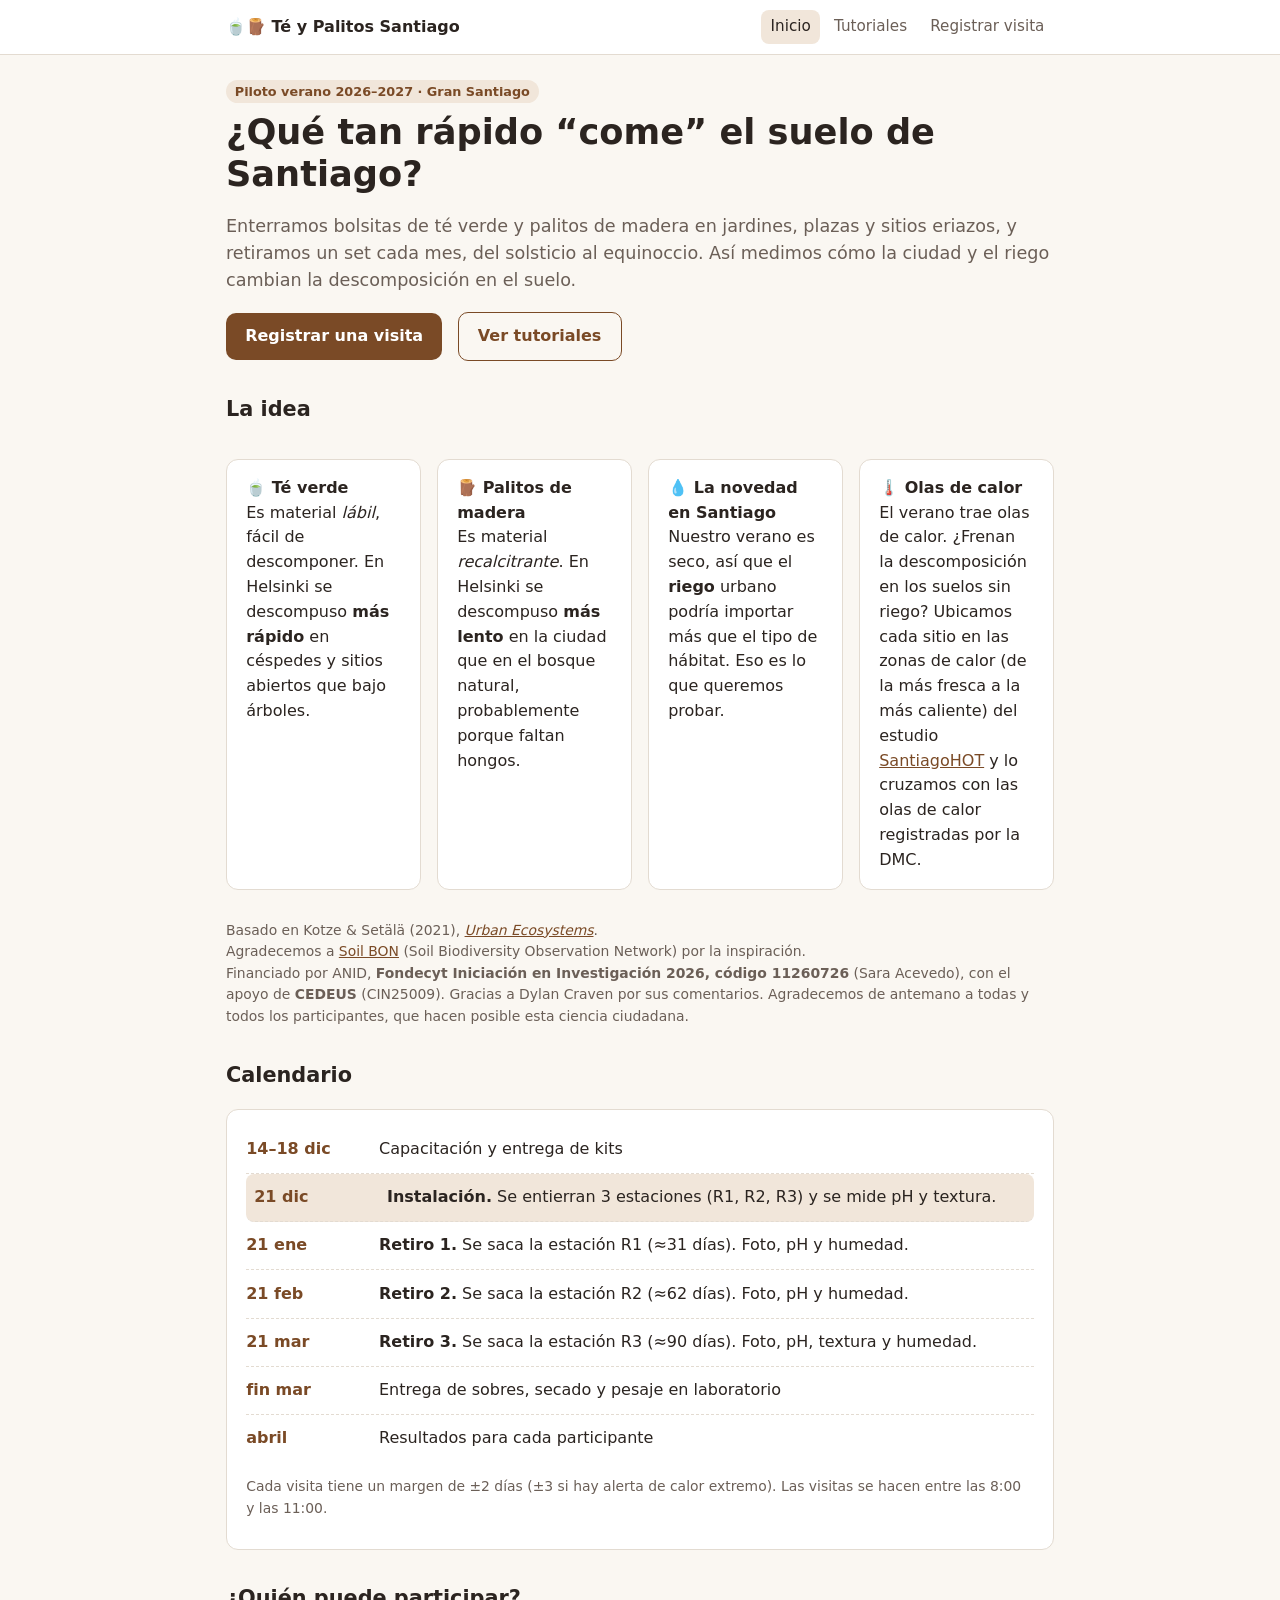
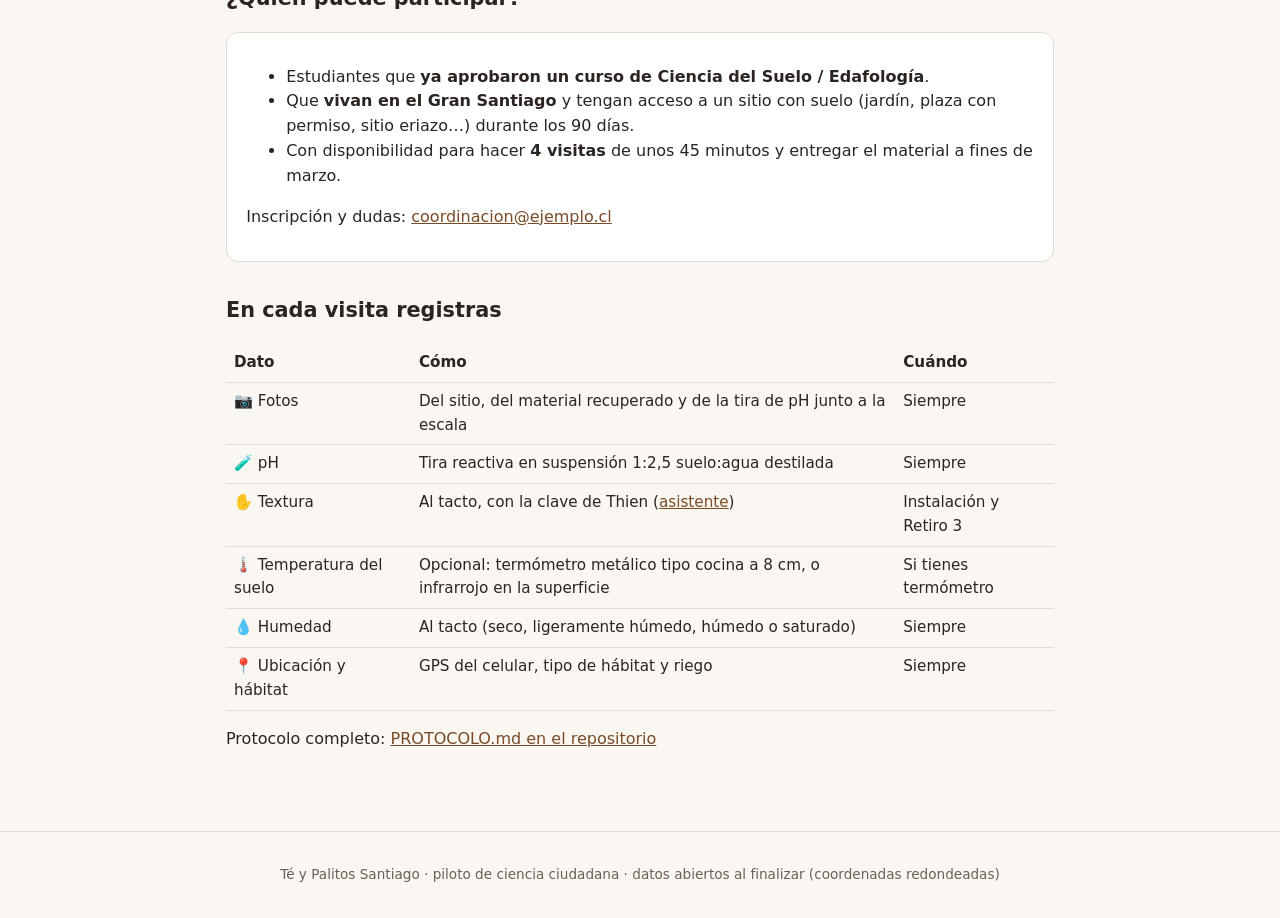
<file: docs/index.html>
<!doctype html>
<html lang="es">
<head>
  <meta charset="utf-8">
  <meta name="viewport" content="width=device-width, initial-scale=1">
  <title>Té y Palitos Santiago</title>
  <meta name="description" content="Piloto de ciencia ciudadana sobre descomposición en suelos urbanos de Santiago, 21 dic – 21 mar.">
  <link rel="stylesheet" href="style.css">
  <link rel="icon" href="data:image/svg+xml,<svg xmlns='http://www.w3.org/2000/svg' viewBox='0 0 100 100'><text y='.9em' font-size='90'>🍵</text></svg>">
</head>
<body>
<header class="top"><div class="wrap">
  <a class="brand" href="index.html">🍵🪵 Té y Palitos Santiago</a>
  <nav>
    <a href="index.html" aria-current="page">Inicio</a>
    <a href="tutoriales.html">Tutoriales</a>
    <a href="registro.html">Registrar visita</a>
  </nav>
</div></header>

<main class="wrap">
  <span class="pill">Piloto verano 2026–2027 · Gran Santiago</span>
  <h1>¿Qué tan rápido “come” el suelo de Santiago?</h1>
  <p class="lead">Enterramos bolsitas de té verde y palitos de madera en jardines, plazas y sitios eriazos, y retiramos un set cada mes, del solsticio al equinoccio. Así medimos cómo la ciudad y el riego cambian la descomposición en el suelo.</p>
  <p><a class="btn" href="registro.html">Registrar una visita</a> &nbsp; <a class="btn secondary" href="tutoriales.html">Ver tutoriales</a></p>

  <h2>La idea</h2>
  <div class="grid">
    <div class="card"><strong>🍵 Té verde</strong><br>Es material <em>lábil</em>, fácil de descomponer. En Helsinki se descompuso <strong>más rápido</strong> en céspedes y sitios abiertos que bajo árboles.</div>
    <div class="card"><strong>🪵 Palitos de madera</strong><br>Es material <em>recalcitrante</em>. En Helsinki se descompuso <strong>más lento</strong> en la ciudad que en el bosque natural, probablemente porque faltan hongos.</div>
    <div class="card"><strong>💧 La novedad en Santiago</strong><br>Nuestro verano es seco, así que el <strong>riego</strong> urbano podría importar más que el tipo de hábitat. Eso es lo que queremos probar.</div>
    <div class="card"><strong>🌡️ Olas de calor</strong><br>El verano trae olas de calor. ¿Frenan la descomposición en los suelos sin riego? Ubicamos cada sitio en las zonas de calor (de la más fresca a la más caliente) del estudio <a href="https://www.santiagohot.cl">SantiagoHOT</a> y lo cruzamos con las olas de calor registradas por la DMC.</div>
  </div>
  <p class="hint">Basado en Kotze &amp; Setälä (2021), <a href="https://doi.org/10.1007/s11252-021-01125-3"><em>Urban Ecosystems</em></a>.<br>Agradecemos a <a href="https://geobon.org/bons/thematic-bon/soil-bon/">Soil BON</a> (Soil Biodiversity Observation Network) por la inspiración.<br>Financiado por ANID, <strong>Fondecyt Iniciación en Investigación 2026, código 11260726</strong> (Sara Acevedo), con el apoyo de <strong>CEDEUS</strong> (CIN25009). Gracias a Dylan Craven por sus comentarios. Agradecemos de antemano a todas y todos los participantes, que hacen posible esta ciencia ciudadana.</p>

  <h2>Calendario</h2>
  <div class="card">
    <ul class="timeline" id="timeline">
      <li><span class="date">14–18 dic</span><span>Capacitación y entrega de kits</span></li>
      <li data-date="2026-12-21"><span class="date">21 dic</span><span><strong>Instalación.</strong> Se entierran 3 estaciones (R1, R2, R3) y se mide pH y textura.</span></li>
      <li data-date="2027-01-21"><span class="date">21 ene</span><span><strong>Retiro 1.</strong> Se saca la estación R1 (≈31 días). Foto, pH y humedad.</span></li>
      <li data-date="2027-02-21"><span class="date">21 feb</span><span><strong>Retiro 2.</strong> Se saca la estación R2 (≈62 días). Foto, pH y humedad.</span></li>
      <li data-date="2027-03-21"><span class="date">21 mar</span><span><strong>Retiro 3.</strong> Se saca la estación R3 (≈90 días). Foto, pH, textura y humedad.</span></li>
      <li><span class="date">fin mar</span><span>Entrega de sobres, secado y pesaje en laboratorio</span></li>
      <li><span class="date">abril</span><span>Resultados para cada participante</span></li>
    </ul>
    <p class="hint">Cada visita tiene un margen de ±2 días (±3 si hay alerta de calor extremo). Las visitas se hacen entre las 8:00 y las 11:00.</p>
  </div>

  <h2>¿Quién puede participar?</h2>
  <div class="card">
    <ul>
      <li>Estudiantes que <strong>ya aprobaron un curso de Ciencia del Suelo / Edafología</strong>.</li>
      <li>Que <strong>vivan en el Gran Santiago</strong> y tengan acceso a un sitio con suelo (jardín, plaza con permiso, sitio eriazo…) durante los 90 días.</li>
      <li>Con disponibilidad para hacer <strong>4 visitas</strong> de unos 45 minutos y entregar el material a fines de marzo.</li>
    </ul>
    <p>Inscripción y dudas: <a id="contacto" href="#">correo de coordinación</a></p>
  </div>

  <h2>En cada visita registras</h2>
  <div class="table-scroll"><table>
    <tr><th>Dato</th><th>Cómo</th><th>Cuándo</th></tr>
    <tr><td>📷 Fotos</td><td>Del sitio, del material recuperado y de la tira de pH junto a la escala</td><td>Siempre</td></tr>
    <tr><td>🧪 pH</td><td>Tira reactiva en suspensión 1:2,5 suelo:agua destilada</td><td>Siempre</td></tr>
    <tr><td>✋ Textura</td><td>Al tacto, con la clave de Thien (<a href="tutoriales.html#textura">asistente</a>)</td><td>Instalación y Retiro 3</td></tr>
    <tr><td>🌡️ Temperatura del suelo</td><td>Opcional: termómetro metálico tipo cocina a 8 cm, o infrarrojo en la superficie</td><td>Si tienes termómetro</td></tr>
    <tr><td>💧 Humedad</td><td>Al tacto (seco, ligeramente húmedo, húmedo o saturado)</td><td>Siempre</td></tr>
    <tr><td>📍 Ubicación y hábitat</td><td>GPS del celular, tipo de hábitat y riego</td><td>Siempre</td></tr>
  </table></div>
  <p>Protocolo completo: <a id="protocolo" href="#">PROTOCOLO.md en el repositorio</a></p>
</main>

<footer>Té y Palitos Santiago · piloto de ciencia ciudadana · datos abiertos al finalizar (coordenadas redondeadas)</footer>

<script src="config.js"></script>
<script>
  const c = window.TYP_CONFIG || {};
  const a = document.getElementById('contacto');
  if (c.REPO) document.getElementById('protocolo').href = c.REPO + '/blob/main/protocolo/PROTOCOLO.md';
  if (c.CONTACTO) { a.href = 'mailto:' + c.CONTACTO; a.textContent = c.CONTACTO; }
  // Marca la próxima visita
  const hoy = new Date().toISOString().slice(0, 10);
  const prox = [...document.querySelectorAll('#timeline li[data-date]')].find(li => li.dataset.date >= hoy);
  if (prox) prox.classList.add('next');
</script>
</body>
</html>
</file>
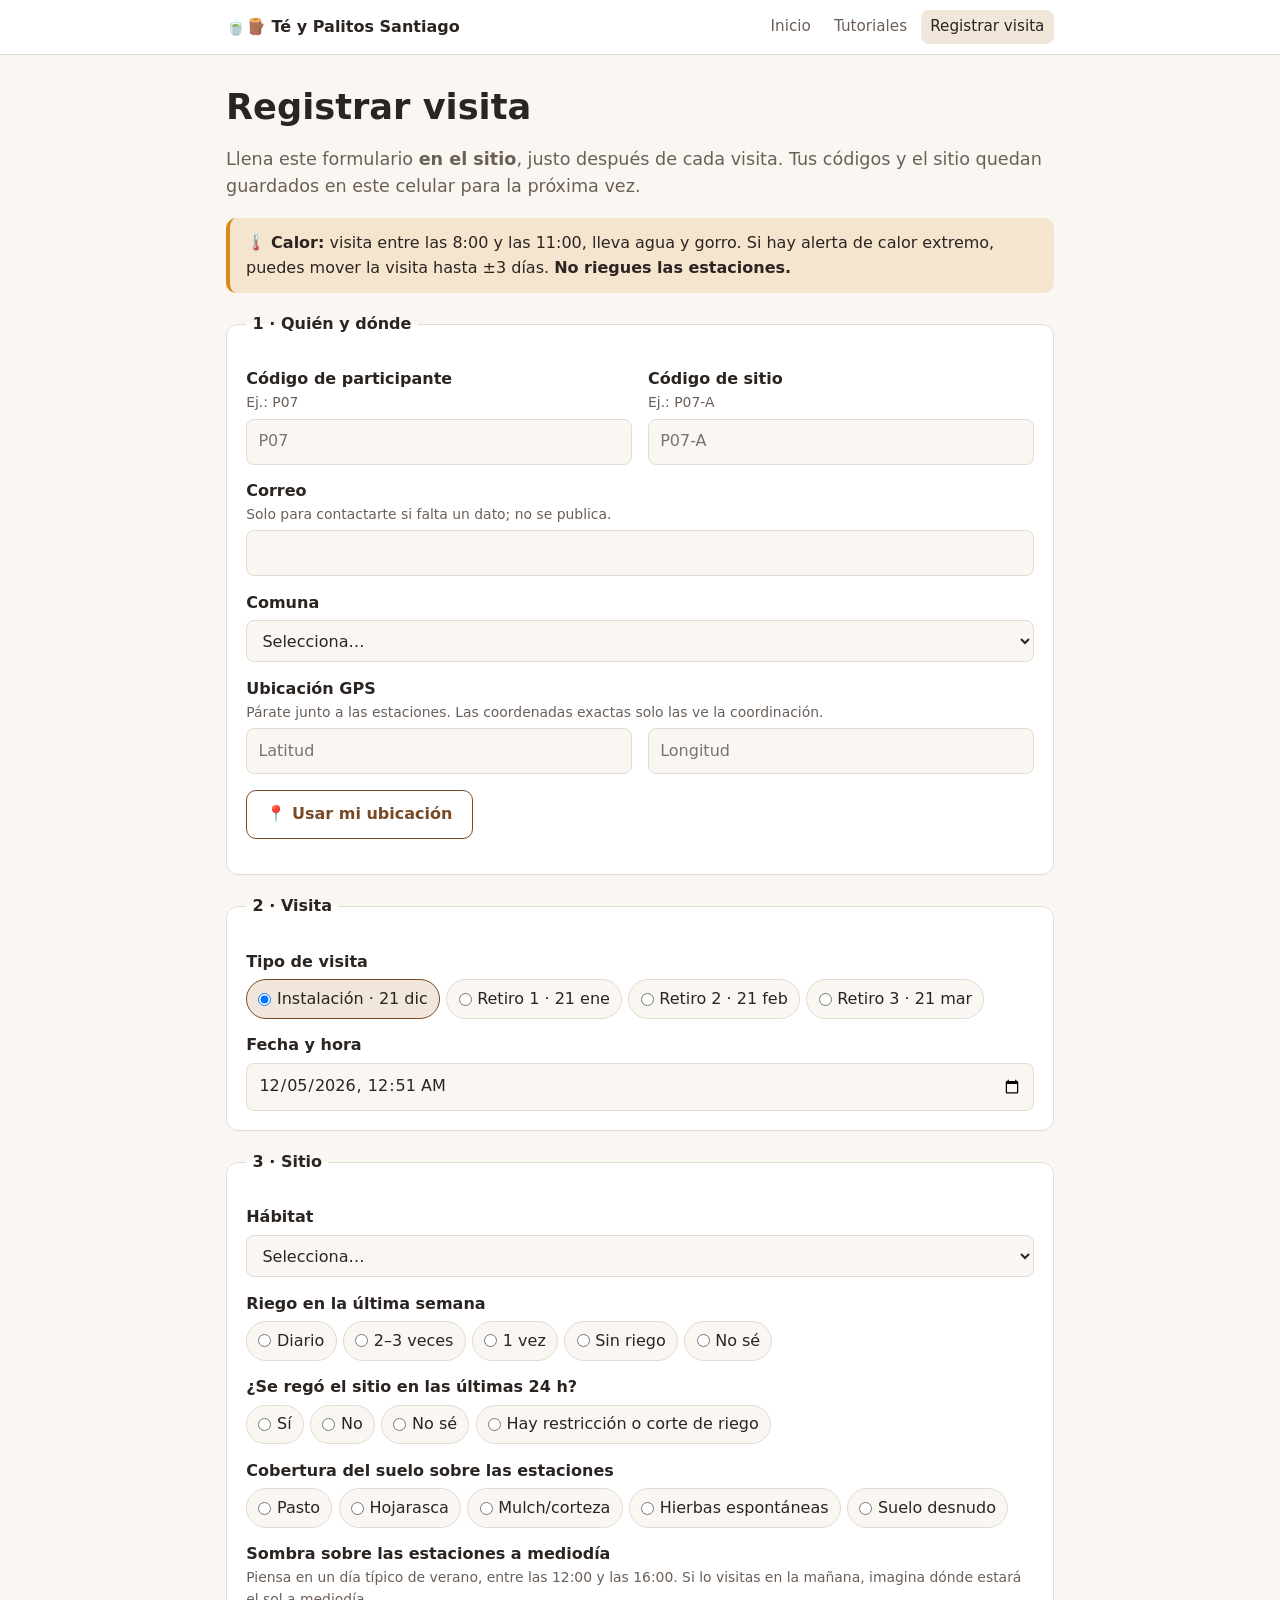
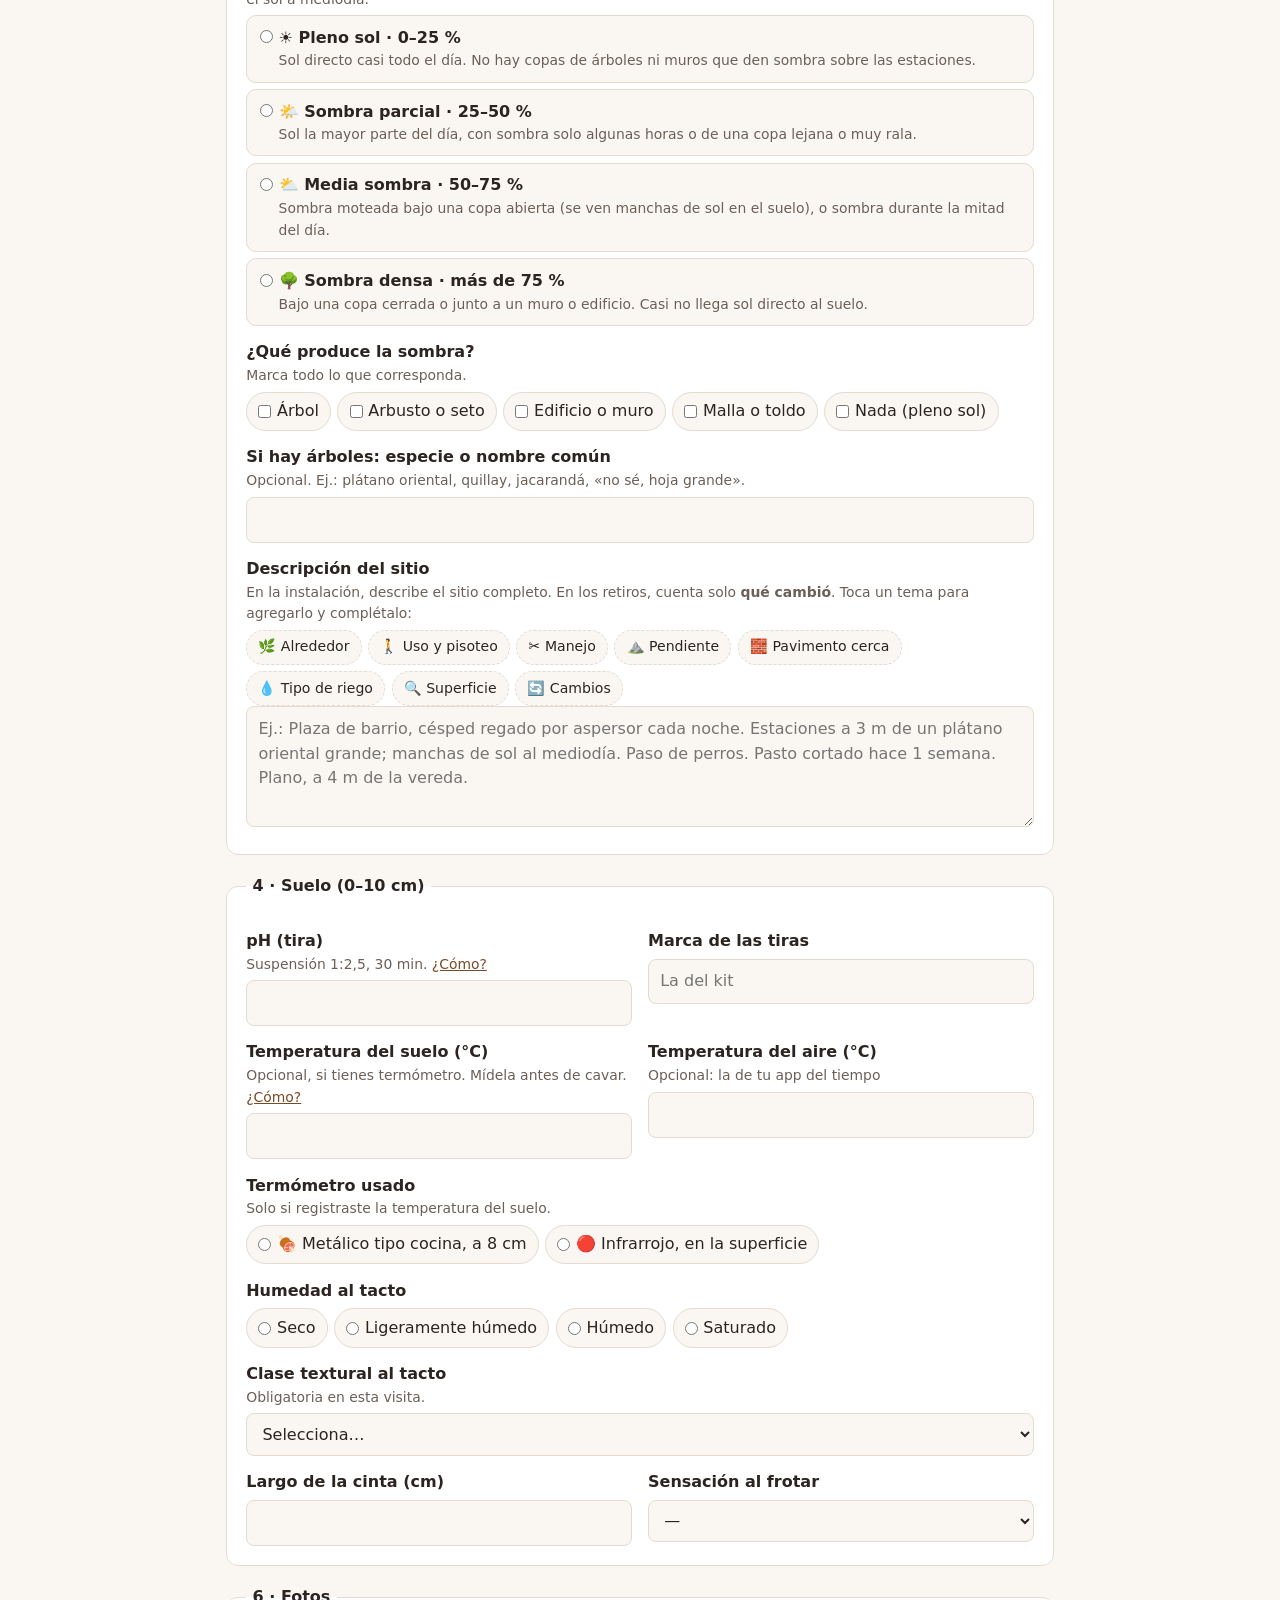
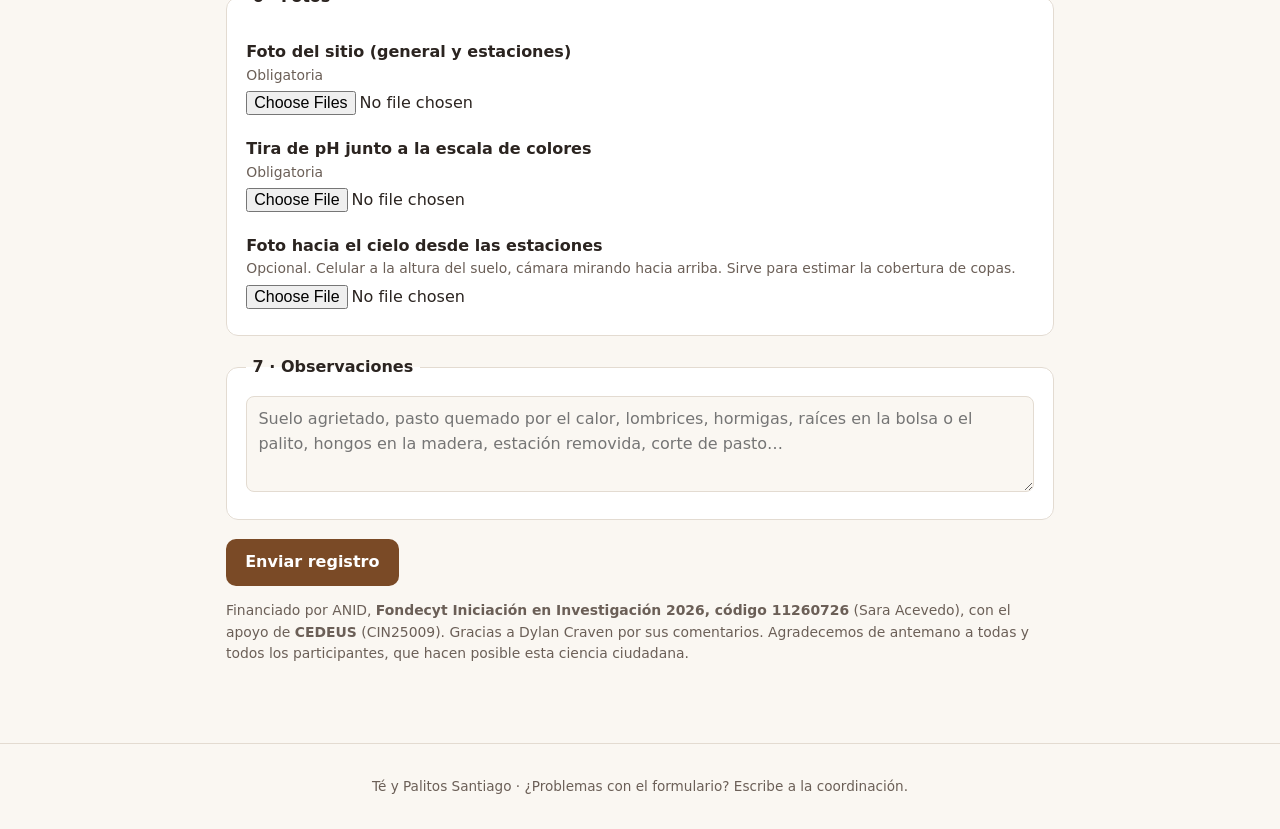
<file: docs/registro.html>
<!doctype html>
<html lang="es">
<head>
  <meta charset="utf-8">
  <meta name="viewport" content="width=device-width, initial-scale=1">
  <title>Registrar visita</title>
  <link rel="stylesheet" href="style.css">
  <link rel="icon" href="data:image/svg+xml,<svg xmlns='http://www.w3.org/2000/svg' viewBox='0 0 100 100'><text y='.9em' font-size='90'>🍵</text></svg>">
</head>
<body>
<header class="top"><div class="wrap">
  <a class="brand" href="index.html">🍵🪵 Té y Palitos Santiago</a>
  <nav>
    <a href="index.html">Inicio</a>
    <a href="tutoriales.html">Tutoriales</a>
    <a href="registro.html" aria-current="page">Registrar visita</a>
  </nav>
</div></header>

<main class="wrap">
  <h1>Registrar visita</h1>
  <p class="lead">Llena este formulario <strong>en el sitio</strong>, justo después de cada visita. Tus códigos y el sitio quedan guardados en este celular para la próxima vez.</p>
  <div class="msg warn">🌡️ <strong>Calor:</strong> visita entre las 8:00 y las 11:00, lleva agua y gorro. Si hay alerta de calor extremo, puedes mover la visita hasta ±3 días. <strong>No riegues las estaciones.</strong></div>
  <div id="pendientes"></div>

  <form id="form" novalidate>
    <fieldset>
      <legend>1 · Quién y dónde</legend>
      <div class="row">
        <div><label for="participante">Código de participante <span class="hint">Ej.: P07</span></label>
          <input id="participante" name="participante" type="text" required pattern="[Pp]\d{2}" autocapitalize="characters" placeholder="P07"></div>
        <div><label for="sitio">Código de sitio <span class="hint">Ej.: P07-A</span></label>
          <input id="sitio" name="sitio" type="text" required pattern="[Pp]\d{2}-[A-Za-z]" autocapitalize="characters" placeholder="P07-A"></div>
      </div>
      <label for="email">Correo <span class="hint">Solo para contactarte si falta un dato; no se publica.</span></label>
      <input id="email" name="email" type="email" autocomplete="email">

      <label for="comuna">Comuna</label>
      <select id="comuna" name="comuna" required><option value="">Selecciona…</option></select>

      <label>Ubicación GPS <span class="hint">Párate junto a las estaciones. Las coordenadas exactas solo las ve la coordinación.</span></label>
      <div class="row">
        <input id="lat" name="lat" type="number" step="any" placeholder="Latitud" required>
        <input id="lon" name="lon" type="number" step="any" placeholder="Longitud" required>
      </div>
      <p><button type="button" class="btn secondary" id="gps">📍 Usar mi ubicación</button> <span class="hint" id="gps-msg"></span></p>
      <input type="hidden" id="gps_precision" name="gps_precision">
    </fieldset>

    <fieldset>
      <legend>2 · Visita</legend>
      <label>Tipo de visita</label>
      <div class="choices" id="visita-choices"></div>
      <label for="fecha">Fecha y hora</label>
      <input id="fecha" name="fecha" type="datetime-local" required>
    </fieldset>

    <fieldset>
      <legend>3 · Sitio</legend>
      <label for="habitat">Hábitat</label>
      <select id="habitat" name="habitat" required>
        <option value="">Selecciona…</option>
        <option value="CES">Césped regado (plaza, parque, jardín)</option>
        <option value="ARB">Bajo dosel de árboles (parque arbolado)</option>
        <option value="RUD">Sitio eriazo / ruderal sin riego</option>
        <option value="PLA">Platabanda o bandejón</option>
        <option value="JAR">Jardín doméstico o huerto</option>
        <option value="NAT">Vegetación nativa remanente (cerro, piedemonte)</option>
      </select>

      <label>Riego en la última semana</label>
      <div class="choices">
        <label><input type="radio" name="riego" value="diario" required> Diario</label>
        <label><input type="radio" name="riego" value="2-3 por semana"> 2–3 veces</label>
        <label><input type="radio" name="riego" value="1 por semana"> 1 vez</label>
        <label><input type="radio" name="riego" value="sin riego"> Sin riego</label>
        <label><input type="radio" name="riego" value="no sabe"> No sé</label>
      </div>

      <label>¿Se regó el sitio en las últimas 24 h?</label>
      <div class="choices">
        <label><input type="radio" name="riego_24h" value="si" required> Sí</label>
        <label><input type="radio" name="riego_24h" value="no"> No</label>
        <label><input type="radio" name="riego_24h" value="no sabe"> No sé</label>
        <label><input type="radio" name="riego_24h" value="restriccion"> Hay restricción o corte de riego</label>
      </div>

      <label>Cobertura del suelo sobre las estaciones</label>
      <div class="choices">
        <label><input type="radio" name="cobertura" value="pasto" required> Pasto</label>
        <label><input type="radio" name="cobertura" value="hojarasca"> Hojarasca</label>
        <label><input type="radio" name="cobertura" value="mulch"> Mulch/corteza</label>
        <label><input type="radio" name="cobertura" value="hierbas espontaneas"> Hierbas espontáneas</label>
        <label><input type="radio" name="cobertura" value="suelo desnudo"> Suelo desnudo</label>
      </div>

      <label>Sombra sobre las estaciones a mediodía
        <span class="hint">Piensa en un día típico de verano, entre las 12:00 y las 16:00. Si lo visitas en la mañana, imagina dónde estará el sol a mediodía.</span></label>
      <div class="choices stacked">
        <label><input type="radio" name="sombra" value="pleno sol (0-25%)" required>
          <span><strong>☀️ Pleno sol · 0–25 %</strong><span class="hint">Sol directo casi todo el día. No hay copas de árboles ni muros que den sombra sobre las estaciones.</span></span></label>
        <label><input type="radio" name="sombra" value="sombra parcial (25-50%)">
          <span><strong>🌤️ Sombra parcial · 25–50 %</strong><span class="hint">Sol la mayor parte del día, con sombra solo algunas horas o de una copa lejana o muy rala.</span></span></label>
        <label><input type="radio" name="sombra" value="media sombra (50-75%)">
          <span><strong>⛅ Media sombra · 50–75 %</strong><span class="hint">Sombra moteada bajo una copa abierta (se ven manchas de sol en el suelo), o sombra durante la mitad del día.</span></span></label>
        <label><input type="radio" name="sombra" value="sombra densa (>75%)">
          <span><strong>🌳 Sombra densa · más de 75 %</strong><span class="hint">Bajo una copa cerrada o junto a un muro o edificio. Casi no llega sol directo al suelo.</span></span></label>
      </div>

      <label>¿Qué produce la sombra? <span class="hint">Marca todo lo que corresponda.</span></label>
      <div class="choices">
        <label><input type="checkbox" name="fuente_sombra" value="arbol"> Árbol</label>
        <label><input type="checkbox" name="fuente_sombra" value="arbusto"> Arbusto o seto</label>
        <label><input type="checkbox" name="fuente_sombra" value="edificio o muro"> Edificio o muro</label>
        <label><input type="checkbox" name="fuente_sombra" value="malla o toldo"> Malla o toldo</label>
        <label><input type="checkbox" name="fuente_sombra" value="ninguna"> Nada (pleno sol)</label>
      </div>
      <label for="especie_arbol">Si hay árboles: especie o nombre común <span class="hint">Opcional. Ej.: plátano oriental, quillay, jacarandá, «no sé, hoja grande».</span></label>
      <input id="especie_arbol" name="especie_arbol" type="text">

      <label for="descripcion">Descripción del sitio
        <span class="hint">En la instalación, describe el sitio completo. En los retiros, cuenta solo <strong>qué cambió</strong>. Toca un tema para agregarlo y complétalo:</span></label>
      <div class="choices" id="ayudas">
        <button type="button" class="chip" data-t="Alrededor (2 m): ">🌿 Alrededor</button>
        <button type="button" class="chip" data-t="Uso: paso de personas/mascotas ">🚶 Uso y pisoteo</button>
        <button type="button" class="chip" data-t="Manejo: corte de pasto / fertilización / hojarasca retirada ">✂️ Manejo</button>
        <button type="button" class="chip" data-t="Pendiente: plano / inclinado ">⛰️ Pendiente</button>
        <button type="button" class="chip" data-t="Distancia a pavimento o muro: __ m ">🧱 Pavimento cerca</button>
        <button type="button" class="chip" data-t="Riego: tipo (aspersor/goteo/manguera) y horario ">💧 Tipo de riego</button>
        <button type="button" class="chip" data-t="Superficie del suelo: grietas / costra / piedras ">🔍 Superficie</button>
        <button type="button" class="chip" data-t="Cambio desde la última visita: ">🔄 Cambios</button>
      </div>
      <textarea id="descripcion" name="descripcion" rows="4" placeholder="Ej.: Plaza de barrio, césped regado por aspersor cada noche. Estaciones a 3 m de un plátano oriental grande; manchas de sol al mediodía. Paso de perros. Pasto cortado hace 1 semana. Plano, a 4 m de la vereda."></textarea>
    </fieldset>

    <fieldset>
      <legend>4 · Suelo (0–10 cm)</legend>
      <div class="row">
        <div><label for="ph">pH (tira) <span class="hint">Suspensión 1:2,5, 30 min. <a href="tutoriales.html#ph">¿Cómo?</a></span></label>
          <input id="ph" name="ph" type="number" min="3" max="11" step="0.5" required inputmode="decimal"></div>
        <div><label for="ph_marca">Marca de las tiras</label>
          <input id="ph_marca" name="ph_marca" type="text" placeholder="La del kit"></div>
      </div>

      <div class="row">
        <div><label for="temp_suelo">Temperatura del suelo (°C) <span class="hint">Opcional, si tienes termómetro. Mídela antes de cavar. <a href="tutoriales.html#temperatura">¿Cómo?</a></span></label>
          <input id="temp_suelo" name="temp_suelo" type="number" min="0" max="80" step="0.5" inputmode="decimal"></div>
        <div><label for="temp_aire">Temperatura del aire (°C) <span class="hint">Opcional: la de tu app del tiempo</span></label>
          <input id="temp_aire" name="temp_aire" type="number" min="-5" max="50" step="0.5" inputmode="decimal"></div>
      </div>

      <label>Termómetro usado <span class="hint">Solo si registraste la temperatura del suelo.</span></label>
      <div class="choices">
        <label><input type="radio" name="metodo_temp" value="metalico 8 cm"> 🍖 Metálico tipo cocina, a 8 cm</label>
        <label><input type="radio" name="metodo_temp" value="infrarrojo superficie"> 🔴 Infrarrojo, en la superficie</label>
      </div>

      <label>Humedad al tacto</label>
      <div class="choices">
        <label><input type="radio" name="humedad" value="seco" required> Seco</label>
        <label><input type="radio" name="humedad" value="ligeramente humedo"> Ligeramente húmedo</label>
        <label><input type="radio" name="humedad" value="humedo"> Húmedo</label>
        <label><input type="radio" name="humedad" value="saturado"> Saturado</label>
      </div>

      <div class="only-textura">
        <label for="textura">Clase textural al tacto <span class="hint">Obligatoria en Instalación y Retiro 3. <a href="tutoriales.html#textura">Usar la clave interactiva</a></span></label>
        <select id="textura" name="textura">
          <option value="">Selecciona…</option>
          <option>Arenosa</option><option>Arenosa franca</option><option>Franco arenosa</option>
          <option>Franca</option><option>Franco limosa</option><option>Limosa</option>
          <option>Franco arcillo arenosa</option><option>Franco arcillosa</option><option>Franco arcillo limosa</option>
          <option>Arcillo arenosa</option><option>Arcillo limosa</option><option>Arcillosa</option>
        </select>
        <div class="row">
          <div><label for="cinta_cm">Largo de la cinta (cm)</label>
            <input id="cinta_cm" name="cinta_cm" type="number" min="0" max="15" step="0.5" inputmode="decimal"></div>
          <div><label for="sensacion">Sensación al frotar</label>
            <select id="sensacion" name="sensacion"><option value="">—</option><option>Arenosa (áspera)</option><option>Suave (sedosa)</option><option>Ninguna predomina</option></select></div>
        </div>
      </div>
    </fieldset>

    <fieldset class="only-retiro">
      <legend>5 · Material retirado</legend>
      <div class="row">
        <div><label for="estado_verde">Bolsas de té verde (2)</label><select id="estado_verde" name="estado_verde"></select></div>
        <div><label for="estado_madera">Palitos de madera (2)</label><select id="estado_madera" name="estado_madera"></select></div>
      </div>
      <div class="choices" style="margin-top:1rem"><label><input type="checkbox" name="en_sobre" value="si"> Guardé todo en el sobre rotulado, sin lavar</label></div>
    </fieldset>

    <fieldset>
      <legend>6 · Fotos</legend>
      <label for="foto_sitio">Foto del sitio (general y estaciones) <span class="hint">Obligatoria</span></label>
      <input id="foto_sitio" type="file" accept="image/*" capture="environment" multiple>
      <div class="preview" id="prev_foto_sitio"></div>

      <label for="foto_ph">Tira de pH junto a la escala de colores <span class="hint">Obligatoria</span></label>
      <input id="foto_ph" type="file" accept="image/*" capture="environment">
      <div class="preview" id="prev_foto_ph"></div>

      <label for="foto_cielo">Foto hacia el cielo desde las estaciones <span class="hint">Opcional. Celular a la altura del suelo, cámara mirando hacia arriba. Sirve para estimar la cobertura de copas.</span></label>
      <input id="foto_cielo" type="file" accept="image/*" capture="environment">
      <div class="preview" id="prev_foto_cielo"></div>

      <div class="only-retiro">
        <label for="foto_material">Material retirado sobre papel blanco</label>
        <input id="foto_material" type="file" accept="image/*" capture="environment" multiple>
        <div class="preview" id="prev_foto_material"></div>
      </div>
    </fieldset>

    <fieldset>
      <legend>7 · Observaciones</legend>
      <textarea id="obs" name="obs" rows="3" placeholder="Suelo agrietado, pasto quemado por el calor, lombrices, hormigas, raíces en la bolsa o el palito, hongos en la madera, estación removida, corte de pasto…"></textarea>
    </fieldset>

    <div id="estado"></div>
    <button class="btn" type="submit" id="enviar">Enviar registro</button>
  </form>
  <p class="hint">Financiado por ANID, <strong>Fondecyt Iniciación en Investigación 2026, código 11260726</strong> (Sara Acevedo), con el apoyo de <strong>CEDEUS</strong> (CIN25009). Gracias a Dylan Craven por sus comentarios. Agradecemos de antemano a todas y todos los participantes, que hacen posible esta ciencia ciudadana.</p>
</main>

<footer>Té y Palitos Santiago · ¿Problemas con el formulario? Escribe a la coordinación.</footer>
<script src="config.js"></script>
<script src="registro.js"></script>
</body>
</html>
</file>
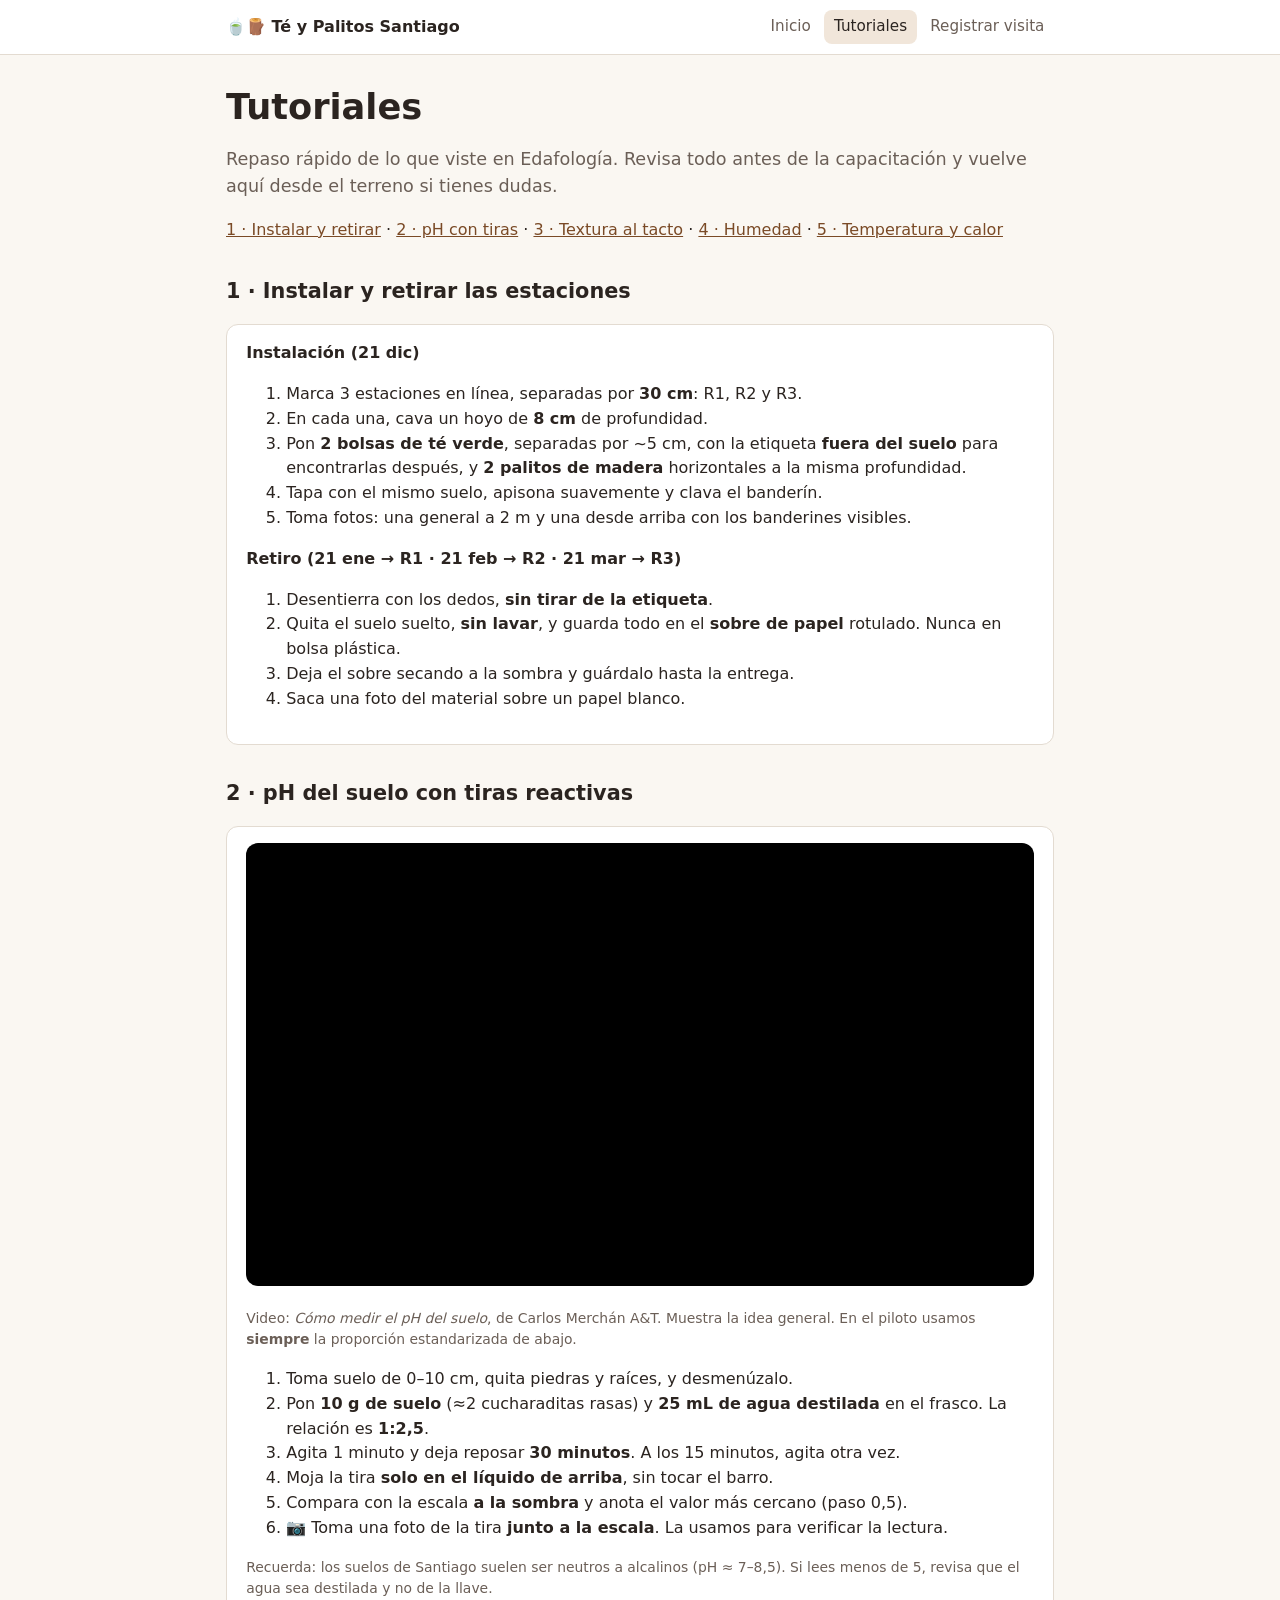
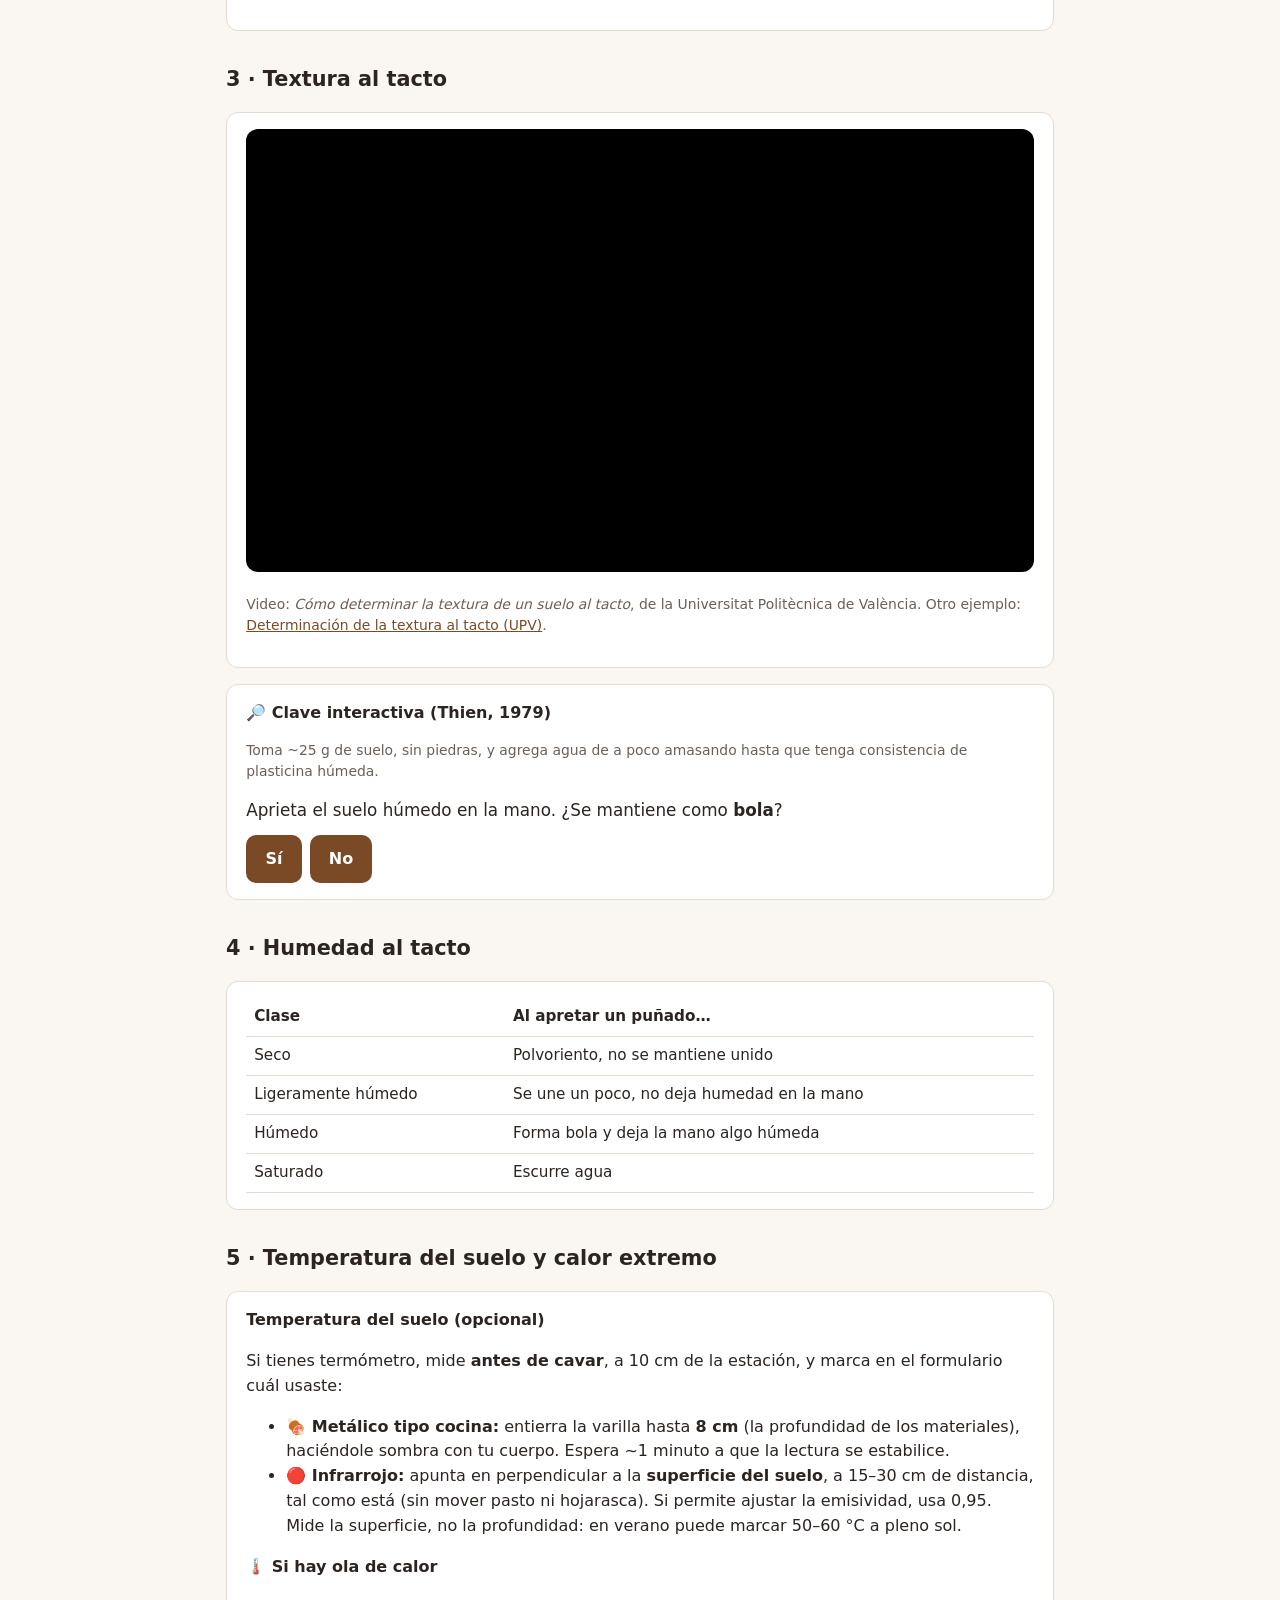
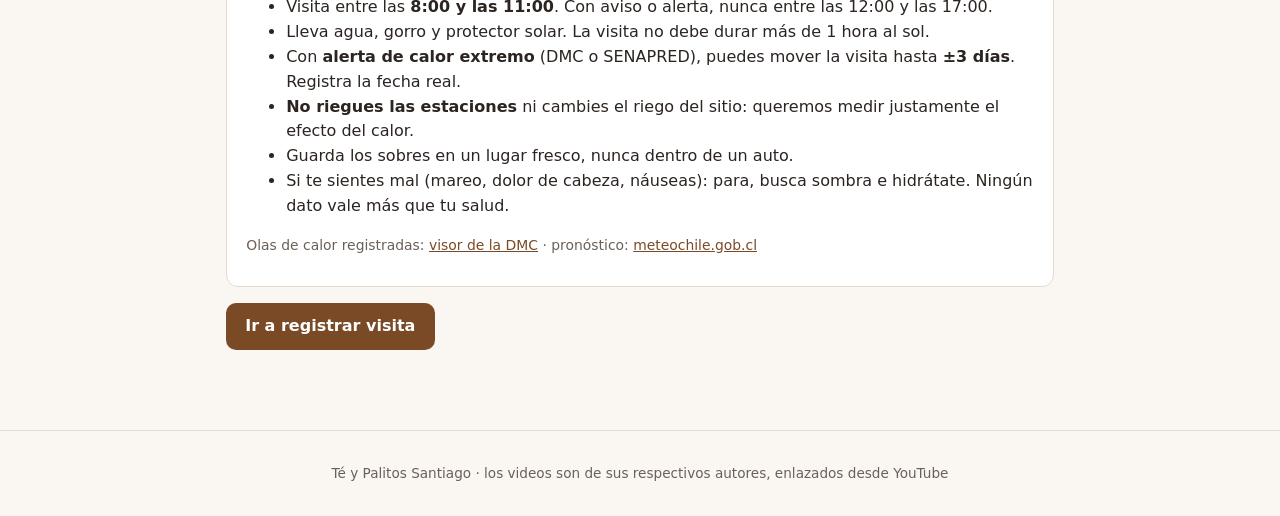
<file: docs/tutoriales.html>
<!doctype html>
<html lang="es">
<head>
  <meta charset="utf-8">
  <meta name="viewport" content="width=device-width, initial-scale=1">
  <title>Tutoriales</title>
  <link rel="stylesheet" href="style.css">
  <link rel="icon" href="data:image/svg+xml,<svg xmlns='http://www.w3.org/2000/svg' viewBox='0 0 100 100'><text y='.9em' font-size='90'>🍵</text></svg>">
</head>
<body>
<header class="top"><div class="wrap">
  <a class="brand" href="index.html">🍵🪵 Té y Palitos Santiago</a>
  <nav>
    <a href="index.html">Inicio</a>
    <a href="tutoriales.html" aria-current="page">Tutoriales</a>
    <a href="registro.html">Registrar visita</a>
  </nav>
</div></header>

<main class="wrap">
  <h1>Tutoriales</h1>
  <p class="lead">Repaso rápido de lo que viste en Edafología. Revisa todo antes de la capacitación y vuelve aquí desde el terreno si tienes dudas.</p>
  <p>
    <a href="#instalar">1 · Instalar y retirar</a> ·
    <a href="#ph">2 · pH con tiras</a> ·
    <a href="#textura">3 · Textura al tacto</a> ·
    <a href="#humedad">4 · Humedad</a> ·
    <a href="#temperatura">5 · Temperatura y calor</a>
  </p>

  <!-- 1 -->
  <h2 id="instalar">1 · Instalar y retirar las estaciones</h2>
  <div class="card">
    <strong>Instalación (21 dic)</strong>
    <ol>
      <li>Marca 3 estaciones en línea, separadas por <strong>30 cm</strong>: R1, R2 y R3.</li>
      <li>En cada una, cava un hoyo de <strong>8 cm</strong> de profundidad.</li>
      <li>Pon <strong>2 bolsas de té verde</strong>, separadas por ~5 cm, con la etiqueta <strong>fuera del suelo</strong> para encontrarlas después, y <strong>2 palitos de madera</strong> horizontales a la misma profundidad.</li>
      <li>Tapa con el mismo suelo, apisona suavemente y clava el banderín.</li>
      <li>Toma fotos: una general a 2 m y una desde arriba con los banderines visibles.</li>
    </ol>
    <strong>Retiro (21 ene → R1 · 21 feb → R2 · 21 mar → R3)</strong>
    <ol>
      <li>Desentierra con los dedos, <strong>sin tirar de la etiqueta</strong>.</li>
      <li>Quita el suelo suelto, <strong>sin lavar</strong>, y guarda todo en el <strong>sobre de papel</strong> rotulado. Nunca en bolsa plástica.</li>
      <li>Deja el sobre secando a la sombra y guárdalo hasta la entrega.</li>
      <li>Saca una foto del material sobre un papel blanco.</li>
    </ol>
  </div>

  <!-- 2 -->
  <h2 id="ph">2 · pH del suelo con tiras reactivas</h2>
  <div class="card">
    <iframe class="video" loading="lazy" src="https://www.youtube-nocookie.com/embed/5i-kwoofDHA" title="Cómo medir el pH del suelo — Carlos Merchán A&amp;T" allowfullscreen></iframe>
    <p class="hint">Video: <em>Cómo medir el pH del suelo</em>, de Carlos Merchán A&amp;T. Muestra la idea general. En el piloto usamos <strong>siempre</strong> la proporción estandarizada de abajo.</p>
    <ol>
      <li>Toma suelo de 0–10 cm, quita piedras y raíces, y desmenúzalo.</li>
      <li>Pon <strong>10 g de suelo</strong> (≈2 cucharaditas rasas) y <strong>25 mL de agua destilada</strong> en el frasco. La relación es <strong>1:2,5</strong>.</li>
      <li>Agita 1 minuto y deja reposar <strong>30 minutos</strong>. A los 15 minutos, agita otra vez.</li>
      <li>Moja la tira <strong>solo en el líquido de arriba</strong>, sin tocar el barro.</li>
      <li>Compara con la escala <strong>a la sombra</strong> y anota el valor más cercano (paso 0,5).</li>
      <li>📷 Toma una foto de la tira <strong>junto a la escala</strong>. La usamos para verificar la lectura.</li>
    </ol>
    <p class="hint">Recuerda: los suelos de Santiago suelen ser neutros a alcalinos (pH ≈ 7–8,5). Si lees menos de 5, revisa que el agua sea destilada y no de la llave.</p>
  </div>

  <!-- 3 -->
  <h2 id="textura">3 · Textura al tacto</h2>
  <div class="card">
    <iframe class="video" loading="lazy" src="https://www.youtube-nocookie.com/embed/Jgjr1_GKQdc" title="Cómo determinar la Textura de un suelo al tacto — UPV" allowfullscreen></iframe>
    <p class="hint">Video: <em>Cómo determinar la textura de un suelo al tacto</em>, de la Universitat Politècnica de València. Otro ejemplo: <a href="https://www.youtube.com/watch?v=V4uSq6lH5TM">Determinación de la textura al tacto (UPV)</a>.</p>
  </div>

  <div class="card" id="clave">
    <strong>🔎 Clave interactiva (Thien, 1979)</strong>
    <p class="hint">Toma ~25 g de suelo, sin piedras, y agrega agua de a poco amasando hasta que tenga consistencia de plasticina húmeda.</p>
    <div id="key-box" class="key-step" aria-live="polite"></div>
    <div id="key-actions" class="key-actions"></div>
  </div>

  <!-- 4 -->
  <h2 id="humedad">4 · Humedad al tacto</h2>
  <div class="card table-scroll">
    <table>
      <tr><th>Clase</th><th>Al apretar un puñado…</th></tr>
      <tr><td>Seco</td><td>Polvoriento, no se mantiene unido</td></tr>
      <tr><td>Ligeramente húmedo</td><td>Se une un poco, no deja humedad en la mano</td></tr>
      <tr><td>Húmedo</td><td>Forma bola y deja la mano algo húmeda</td></tr>
      <tr><td>Saturado</td><td>Escurre agua</td></tr>
    </table>
  </div>

  <!-- 5 -->
  <h2 id="temperatura">5 · Temperatura del suelo y calor extremo</h2>
  <div class="card">
    <strong>Temperatura del suelo (opcional)</strong>
    <p>Si tienes termómetro, mide <strong>antes de cavar</strong>, a 10 cm de la estación, y marca en el formulario cuál usaste:</p>
    <ul>
      <li><strong>🍖 Metálico tipo cocina:</strong> entierra la varilla hasta <strong>8 cm</strong> (la profundidad de los materiales), haciéndole sombra con tu cuerpo. Espera ~1 minuto a que la lectura se estabilice.</li>
      <li><strong>🔴 Infrarrojo:</strong> apunta en perpendicular a la <strong>superficie del suelo</strong>, a 15–30 cm de distancia, tal como está (sin mover pasto ni hojarasca). Si permite ajustar la emisividad, usa 0,95. Mide la superficie, no la profundidad: en verano puede marcar 50–60 °C a pleno sol.</li>
    </ul>
    <strong>🌡️ Si hay ola de calor</strong>
    <ul>
      <li>Visita entre las <strong>8:00 y las 11:00</strong>. Con aviso o alerta, nunca entre las 12:00 y las 17:00.</li>
      <li>Lleva agua, gorro y protector solar. La visita no debe durar más de 1 hora al sol.</li>
      <li>Con <strong>alerta de calor extremo</strong> (DMC o SENAPRED), puedes mover la visita hasta <strong>±3 días</strong>. Registra la fecha real.</li>
      <li><strong>No riegues las estaciones</strong> ni cambies el riego del sitio: queremos medir justamente el efecto del calor.</li>
      <li>Guarda los sobres en un lugar fresco, nunca dentro de un auto.</li>
      <li>Si te sientes mal (mareo, dolor de cabeza, náuseas): para, busca sombra e hidrátate. Ningún dato vale más que tu salud.</li>
    </ul>
    <p class="hint">Olas de calor registradas: <a href="https://climatologia.meteochile.gob.cl/application/index/visorOlas">visor de la DMC</a> · pronóstico: <a href="https://www.meteochile.gob.cl/">meteochile.gob.cl</a></p>
  </div>

  <p><a class="btn" href="registro.html">Ir a registrar visita</a></p>
</main>

<footer>Té y Palitos Santiago · los videos son de sus respectivos autores, enlazados desde YouTube</footer>

<script>
  // Clave de textura al tacto, adaptada de Thien (1979)
  const PASOS = {
    inicio: { q: "Aprieta el suelo húmedo en la mano. ¿Se mantiene como <strong>bola</strong>?",
              a: [["Sí", "cinta"], ["No", "=Arenosa"]] },
    cinta:  { q: "Pon la bola entre el pulgar y el índice y empuja hacia arriba para formar una <strong>cinta</strong>. ¿Se forma una cinta?",
              a: [["Sí", "largo"], ["No", "=Arenosa franca"]] },
    largo:  { q: "Deja que la cinta crezca hasta que se quiebre por su propio peso. ¿Qué <strong>largo</strong> alcanzó?",
              a: [["< 2,5 cm (débil)", "f1"], ["2,5 – 5 cm (media)", "f2"], ["> 5 cm (fuerte)", "f3"]] },
    f1: { q: "Moja mucho una pizca en la palma y frótala con el índice. ¿Qué sensación <strong>predomina</strong>?",
          a: [["Muy arenosa (áspera)", "=Franco arenosa"], ["Muy suave (sedosa)", "=Franco limosa"], ["Ninguna predomina", "=Franca"]] },
    f2: { q: "Moja mucho una pizca en la palma y frótala con el índice. ¿Qué sensación <strong>predomina</strong>?",
          a: [["Muy arenosa (áspera)", "=Franco arcillo arenosa"], ["Muy suave (sedosa)", "=Franco arcillo limosa"], ["Ninguna predomina", "=Franco arcillosa"]] },
    f3: { q: "Moja mucho una pizca en la palma y frótala con el índice. ¿Qué sensación <strong>predomina</strong>?",
          a: [["Muy arenosa (áspera)", "=Arcillo arenosa"], ["Muy suave (sedosa)", "=Arcillo limosa"], ["Ninguna predomina", "=Arcillosa"]] },
  };
  const box = document.getElementById("key-box");
  const acts = document.getElementById("key-actions");
  function boton(txt, fn, sec) {
    const b = document.createElement("button");
    b.type = "button"; b.className = "btn" + (sec ? " secondary" : ""); b.innerHTML = txt; b.onclick = fn;
    acts.appendChild(b);
  }
  function ir(paso) {
    acts.innerHTML = "";
    if (paso.startsWith("=")) {
      const clase = paso.slice(1);
      box.innerHTML = `Clase textural: <div class="key-result">${clase}</div><span class="hint">Anótala en el formulario junto con el largo de la cinta.</span>`;
      boton("Empezar de nuevo", () => ir("inicio"), true);
      return;
    }
    const p = PASOS[paso];
    box.innerHTML = p.q;
    p.a.forEach(([txt, sig]) => boton(txt, () => ir(sig)));
    if (paso !== "inicio") boton("↺ Reiniciar", () => ir("inicio"), true);
  }
  ir("inicio");
</script>
</body>
</html>
</file>
<file: docs/style.css>
:root {
  --bg: #faf7f2;
  --surface: #ffffff;
  --text: #2b2420;
  --muted: #6b5f57;
  --border: #e3dbd1;
  --accent: #7a4a26;      /* tierra */
  --accent-2: #4f7a3a;    /* té verde */
  --accent-soft: #f1e6da;
  --ok: #2f7a44;
  --err: #a33a2a;
  --radius: 12px;
}
@media (prefers-color-scheme: dark) {
  :root {
    --bg: #1b1714;
    --surface: #25201c;
    --text: #efe8e1;
    --muted: #b4a89e;
    --border: #3a322c;
    --accent: #d39a68;
    --accent-2: #9cc47f;
    --accent-soft: #352a21;
    --ok: #7fcf93;
    --err: #f08b7a;
  }
}

* { box-sizing: border-box; }
html { -webkit-text-size-adjust: 100%; }
body {
  margin: 0;
  background: var(--bg);
  color: var(--text);
  font: 16px/1.55 system-ui, -apple-system, "Segoe UI", Roboto, sans-serif;
}
a { color: var(--accent); }
img, iframe { max-width: 100%; }

header.top {
  background: var(--surface);
  border-bottom: 1px solid var(--border);
  position: sticky; top: 0; z-index: 10;
}
header.top .wrap { display: flex; align-items: center; gap: 1rem; flex-wrap: wrap; padding-block: .6rem; }
.brand { font-weight: 700; color: var(--text); text-decoration: none; display: flex; gap: .4rem; align-items: center; }
nav { display: flex; gap: .25rem; flex-wrap: wrap; margin-left: auto; }
nav a { text-decoration: none; color: var(--muted); padding: .35rem .6rem; border-radius: 8px; font-size: .95rem; }
nav a[aria-current="page"], nav a:hover { color: var(--text); background: var(--accent-soft); }

.wrap { max-width: 860px; margin: 0 auto; padding-inline: 16px; }
main.wrap { padding-block: 1.5rem 4rem; }

h1 { font-size: clamp(1.6rem, 4vw, 2.2rem); line-height: 1.2; margin: .2em 0 .4em; }
h2 { font-size: 1.3rem; margin-top: 2rem; }
.lead { font-size: 1.1rem; color: var(--muted); }

.card {
  background: var(--surface);
  border: 1px solid var(--border);
  border-radius: var(--radius);
  padding: 1rem 1.2rem;
  margin: 1rem 0;
}
.grid { display: grid; gap: 1rem; grid-template-columns: repeat(auto-fit, minmax(180px, 1fr)); }
.pill { display: inline-block; font-size: .8rem; padding: .1rem .55rem; border-radius: 99px; background: var(--accent-soft); color: var(--accent); font-weight: 600; }

.timeline { list-style: none; padding: 0; margin: 0; }
.timeline li { display: grid; grid-template-columns: 7.5rem 1fr; gap: .8rem; padding: .7rem 0; border-bottom: 1px dashed var(--border); }
.timeline li:last-child { border-bottom: 0; }
.timeline .date { font-weight: 700; color: var(--accent); }
.timeline li.next { background: var(--accent-soft); border-radius: 8px; padding-inline: .5rem; }

table { border-collapse: collapse; width: 100%; font-size: .95rem; }
th, td { text-align: left; padding: .45rem .5rem; border-bottom: 1px solid var(--border); vertical-align: top; }
.table-scroll { overflow-x: auto; }

.btn {
  display: inline-block; border: 0; cursor: pointer;
  background: var(--accent); color: #fff;
  padding: .7rem 1.2rem; border-radius: 10px; font: inherit; font-weight: 600; text-decoration: none;
}
@media (prefers-color-scheme: dark) { .btn { color: #1b1714; } }
.btn.secondary { background: transparent; color: var(--accent); border: 1.5px solid var(--accent); }
.btn:disabled { opacity: .5; cursor: progress; }

/* Formulario */
fieldset { border: 1px solid var(--border); border-radius: var(--radius); background: var(--surface); padding: 1rem 1.2rem 1.2rem; margin: 1.2rem 0; }
legend { font-weight: 700; padding: 0 .4rem; }
label { display: block; font-weight: 600; margin: .9rem 0 .3rem; }
label .hint, .hint { display: block; font-weight: 400; font-size: .87rem; color: var(--muted); }
input[type=text], input[type=email], input[type=number], input[type=datetime-local], select, textarea {
  width: 100%; padding: .6rem .7rem; font: inherit; color: var(--text);
  background: var(--bg); border: 1px solid var(--border); border-radius: 8px;
}
input:focus, select:focus, textarea:focus { outline: 2px solid var(--accent); outline-offset: 1px; }
input[type=file] { font: inherit; max-width: 100%; }
.row { display: grid; gap: 0 1rem; grid-template-columns: repeat(auto-fit, minmax(200px, 1fr)); }
.choices { display: flex; flex-wrap: wrap; gap: .4rem; }
.choices label { font-weight: 400; margin: 0; display: flex; align-items: center; gap: .35rem; background: var(--bg); border: 1px solid var(--border); padding: .4rem .7rem; border-radius: 99px; cursor: pointer; }
.choices input { margin: 0; }
.choices.stacked { flex-direction: column; }
.choices.stacked label { border-radius: 10px; align-items: flex-start; padding: .6rem .8rem; }
.choices.stacked input { margin-top: .3rem; }
.chip { font: inherit; font-size: .88rem; cursor: pointer; color: var(--text); background: var(--bg); border: 1px dashed var(--border); padding: .35rem .7rem; border-radius: 99px; }
.chip:hover { border-color: var(--accent); background: var(--accent-soft); }
.choices label:has(input:checked) { border-color: var(--accent); background: var(--accent-soft); }
.preview { display: flex; gap: .5rem; flex-wrap: wrap; margin-top: .4rem; }
.preview img { width: 96px; height: 96px; object-fit: cover; border-radius: 8px; border: 1px solid var(--border); }
.only-retiro[hidden], .only-textura[hidden] { display: none; }

.msg { padding: .8rem 1rem; border-radius: 10px; margin: 1rem 0; }
.msg.ok { background: color-mix(in srgb, var(--ok) 15%, transparent); color: var(--ok); }
.msg.warn { background: color-mix(in srgb, #d98a1c 16%, transparent); color: var(--text); border-left: 4px solid #d98a1c; }
.msg.err { background: color-mix(in srgb, var(--err) 15%, transparent); color: var(--err); }

.video { aspect-ratio: 16 / 9; width: 100%; border: 0; border-radius: var(--radius); background: #000; }

/* Clave de textura */
.key-step { font-size: 1.05rem; }
.key-actions { display: flex; flex-wrap: wrap; gap: .5rem; margin-top: .8rem; }
.key-result { font-size: 1.4rem; font-weight: 700; color: var(--accent-2); }

footer { color: var(--muted); font-size: .85rem; text-align: center; padding: 2rem 16px; border-top: 1px solid var(--border); }
</file>
